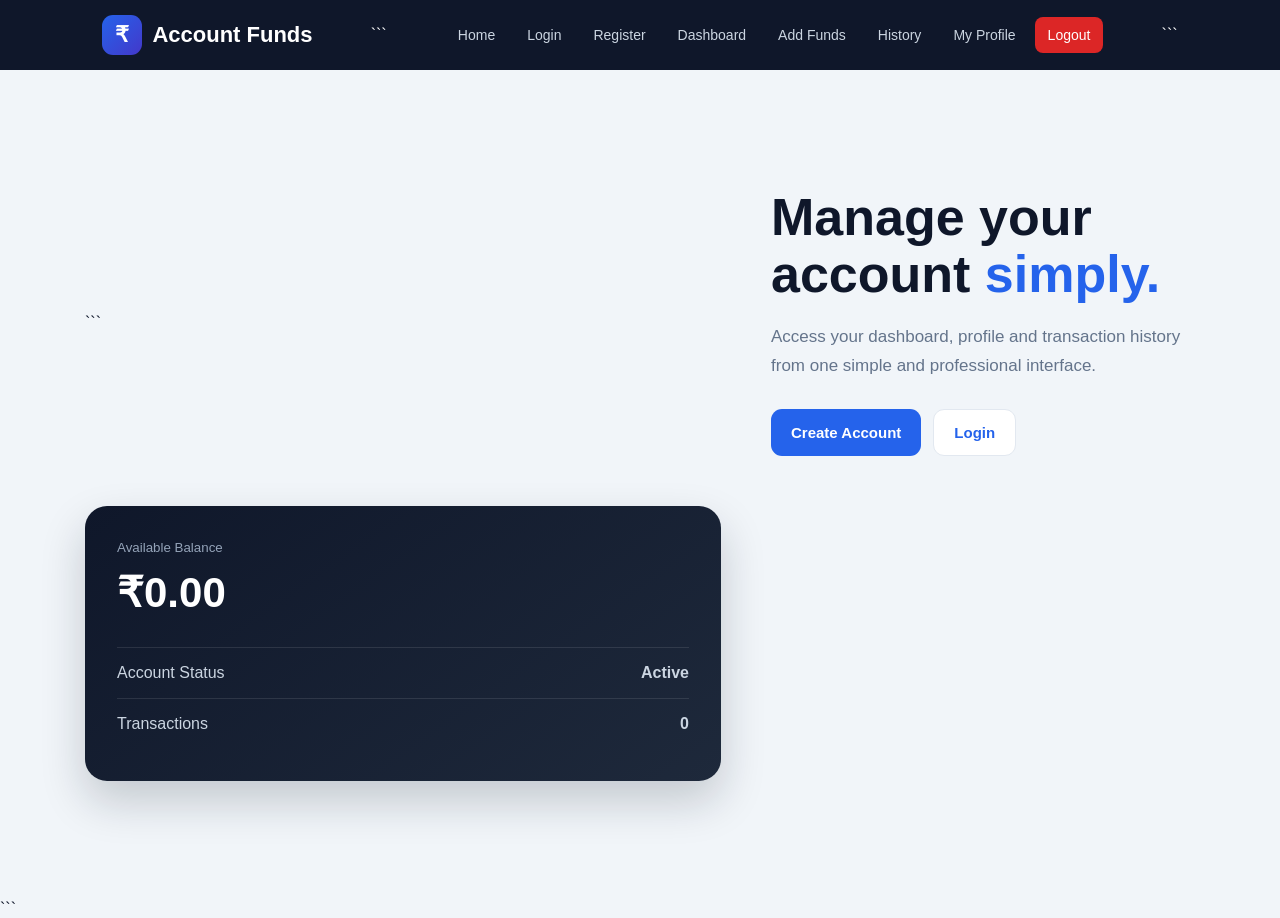
<file: index.html>
<!DOCTYPE html>

<html lang="en">
<head>
<meta charset="UTF-8">
<meta name="viewport" content="width=device-width, initial-scale=1.0">

<title>Account Funds</title>

<style>
:root {
    --primary: #2563eb;
    --primary-dark: #1d4ed8;
    --dark: #0f172a;
    --background: #f1f5f9;
    --white: #ffffff;
    --text: #0f172a;
    --muted: #64748b;
    --border: #e2e8f0;
    --success: #16a34a;
    --danger: #dc2626;
}

* {
    margin: 0;
    padding: 0;
    box-sizing: border-box;
    font-family: Arial, sans-serif;
}

body {
    background: var(--background);
    color: var(--text);
}

button,
input {
    font-family: inherit;
}

button {
    cursor: pointer;
}

/* NAVBAR */

.navbar {
    background: var(--dark);
    color: white;
    min-height: 70px;
    padding: 12px 8%;
    display: flex;
    align-items: center;
    justify-content: space-between;
    gap: 15px;
}

.brand {
    display: flex;
    align-items: center;
    gap: 10px;
    font-size: 22px;
    font-weight: 700;
}

.brand-icon {
    width: 40px;
    height: 40px;
    border-radius: 11px;
    background: linear-gradient(135deg, #2563eb, #4338ca);
    display: flex;
    align-items: center;
    justify-content: center;
}

.nav-links {
    display: flex;
    align-items: center;
    gap: 6px;
    flex-wrap: wrap;
}

.nav-links button {
    border: none;
    background: transparent;
    color: #cbd5e1;
    padding: 10px 13px;
    border-radius: 8px;
    font-size: 14px;
}

.nav-links button:hover {
    color: white;
    background: rgba(255,255,255,0.1);
}

.logout-button {
    background: var(--danger) !important;
    color: white !important;
}

/* PAGES */

.page {
    display: none;
    min-height: calc(100vh - 70px);
}

.page.active {
    display: block;
}

.container {
    max-width: 1150px;
    margin: auto;
    padding: 45px 20px;
}

/* BUTTONS */

.btn {
    border: none;
    border-radius: 11px;
    padding: 14px 20px;
    font-size: 15px;
    font-weight: 700;
}

.btn-primary {
    background: var(--primary);
    color: white;
}

.btn-primary:hover {
    background: var(--primary-dark);
}

.btn-secondary {
    background: white;
    color: var(--primary);
    border: 1px solid var(--border);
}

.full-button {
    width: 100%;
}

/* HOME */

.hero {
    min-height: calc(100vh - 70px);
    display: flex;
    align-items: center;
}

.hero-grid {
    display: grid;
    grid-template-columns: 1.2fr 0.8fr;
    gap: 50px;
    align-items: center;
}

.hero h1 {
    font-size: 52px;
    line-height: 1.1;
    margin-bottom: 20px;
}

.hero h1 span {
    color: var(--primary);
}

.hero p {
    color: var(--muted);
    line-height: 1.7;
    font-size: 17px;
}

.hero-buttons {
    margin-top: 28px;
    display: flex;
    gap: 12px;
    flex-wrap: wrap;
}

.hero-card {
    background: linear-gradient(145deg, #0f172a, #1e293b);
    color: white;
    padding: 32px;
    border-radius: 22px;
    box-shadow: 0 20px 45px rgba(15,23,42,0.2);
}

.hero-card small {
    color: #94a3b8;
}

.demo-balance {
    font-size: 42px;
    font-weight: 700;
    margin: 12px 0 30px;
}

.mini-row {
    display: flex;
    justify-content: space-between;
    padding: 16px 0;
    border-top: 1px solid rgba(255,255,255,0.1);
    color: #cbd5e1;
}

/* CARDS */

.auth-wrapper {
    max-width: 460px;
    margin: auto;
}

.card,
.auth-card,
.section-card {
    background: white;
    border: 1px solid var(--border);
    border-radius: 18px;
    padding: 28px;
    box-shadow: 0 10px 30px rgba(15,23,42,0.05);
}

.auth-card h2 {
    margin-bottom: 8px;
}

.auth-card > p {
    color: var(--muted);
    margin-bottom: 25px;
}

.form-group {
    margin-bottom: 17px;
}

.form-group label {
    display: block;
    margin-bottom: 8px;
    font-size: 14px;
    font-weight: 700;
}

.form-group input {
    width: 100%;
    padding: 14px;
    border: 1px solid var(--border);
    border-radius: 10px;
    outline: none;
    font-size: 15px;
}

.form-group input:focus {
    border-color: var(--primary);
}

.auth-switch {
    margin-top: 18px;
    text-align: center;
    color: var(--muted);
}

.text-button {
    border: none;
    background: none;
    color: var(--primary);
    font-weight: 700;
}

/* DASHBOARD */

.page-heading {
    margin-bottom: 28px;
}

.page-heading h1 {
    font-size: 31px;
    margin-bottom: 8px;
}

.page-heading p {
    color: var(--muted);
}

.balance-card {
    background: linear-gradient(135deg, #2563eb, #4338ca);
    color: white;
    border-radius: 20px;
    padding: 32px;
    margin-bottom: 25px;
}

.balance-value {
    font-size: 44px;
    font-weight: 700;
    margin-top: 10px;
}

.dashboard-grid {
    display: grid;
    grid-template-columns: repeat(3, 1fr);
    gap: 20px;
}

.action-card {
    background: white;
    padding: 25px;
    border: 1px solid var(--border);
    border-radius: 17px;
}

.action-icon {
    font-size: 32px;
    margin-bottom: 15px;
}

.action-card h3 {
    margin-bottom: 8px;
}

.action-card p {
    color: var(--muted);
    line-height: 1.6;
    margin-bottom: 18px;
}

/* PAYMENT */

.payment-layout {
    max-width: 650px;
    margin: auto;
}

.payment-banner {
    background: linear-gradient(135deg, #2563eb, #4338ca);
    color: white;
    padding: 24px;
    border-radius: 16px;
    margin-bottom: 24px;
}

.banner-amount {
    font-size: 42px;
    font-weight: 700;
    margin-top: 7px;
}

.payment-summary {
    padding: 20px;
    border: 1px solid var(--border);
    border-radius: 14px;
    background: #fafafa;
    margin-bottom: 20px;
}

.summary-row {
    display: flex;
    justify-content: space-between;
    padding: 13px 0;
    border-bottom: 1px solid var(--border);
}

.summary-row:last-child {
    border-bottom: none;
}

.summary-row span {
    color: var(--muted);
}

.amount {
    color: var(--success);
}

.payment-info {
    padding: 16px;
    background: #eff6ff;
    color: #1e40af;
    border-radius: 12px;
    line-height: 1.6;
    margin-bottom: 20px;
}

.back-btn {
    width: 100%;
    margin-top: 14px;
    padding: 14px;
    border: 1px solid var(--border);
    border-radius: 11px;
    background: white;
    color: var(--primary);
    font-weight: 700;
}

#paymentMessage {
    display: none;
    margin-top: 15px;
    padding: 14px;
    border-radius: 10px;
}

.message-error {
    display: block !important;
    background: #fee2e2;
    color: #991b1b;
}

/* TRANSACTIONS */

.section-card {
    margin-top: 25px;
}

.section-header {
    display: flex;
    justify-content: space-between;
    align-items: center;
    margin-bottom: 18px;
}

.transaction {
    display: flex;
    justify-content: space-between;
    align-items: center;
    padding: 17px 0;
    border-bottom: 1px solid var(--border);
}

.transaction-left {
    display: flex;
    align-items: center;
    gap: 12px;
}

.transaction-icon {
    width: 45px;
    height: 45px;
    border-radius: 12px;
    background: #eff6ff;
    display: flex;
    align-items: center;
    justify-content: center;
}

.transaction small {
    color: var(--muted);
}

.empty {
    text-align: center;
    color: var(--muted);
    padding: 35px;
}

/* PROFILE */

.profile-card {
    overflow: hidden;
    border-radius: 18px;
    background: white;
    border: 1px solid var(--border);
}

.profile-header {
    height: 150px;
    background: linear-gradient(135deg, #2563eb, #4338ca);
}

.profile-body {
    padding: 0 30px 30px;
}

.profile-user {
    display: flex;
    align-items: flex-end;
    gap: 18px;
    margin-top: -55px;
    margin-bottom: 30px;
}

.avatar {
    width: 110px;
    height: 110px;
    border-radius: 50%;
    border: 5px solid white;
    background: #e0e7ff;
    color: var(--primary);
    display: flex;
    align-items: center;
    justify-content: center;
    font-size: 40px;
    font-weight: 700;
}

.profile-user p {
    color: var(--muted);
}

.profile-grid {
    display: grid;
    grid-template-columns: 1fr 1fr;
    gap: 15px;
}

.info-box {
    padding: 18px;
    border: 1px solid var(--border);
    border-radius: 12px;
    background: #f8fafc;
}

.info-box small {
    display: block;
    color: var(--muted);
    margin-bottom: 7px;
}

/* MOBILE */

@media (max-width: 850px) {
    .hero-grid,
    .dashboard-grid {
        grid-template-columns: 1fr;
    }

    .hero h1 {
        font-size: 40px;
    }
}

@media (max-width: 650px) {
    .navbar {
        flex-direction: column;
        padding: 12px 15px;
    }

    .nav-links {
        justify-content: center;
    }

    .nav-links button {
        padding: 8px 9px;
        font-size: 12px;
    }

    .container {
        padding: 30px 15px;
    }

    .hero h1 {
        font-size: 33px;
    }

    .profile-user {
        flex-direction: column;
        align-items: center;
        text-align: center;
    }

    .profile-grid {
        grid-template-columns: 1fr;
    }
}
</style>

</head>

<body>

<nav class="navbar">
    <div class="brand">
        <div class="brand-icon">₹</div>
        Account Funds
    </div>

```
<div class="nav-links">
    <button onclick="showPage('home')">Home</button>
    <button id="loginNav" onclick="showPage('login')">Login</button>
    <button id="registerNav" onclick="showPage('register')">Register</button>
    <button class="user-nav" onclick="showPage('dashboard')">Dashboard</button>
    <button class="user-nav" onclick="showPage('payment')">Add Funds</button>
    <button class="user-nav" onclick="showPage('history')">History</button>
    <button class="user-nav" onclick="showPage('profile')">My Profile</button>
    <button class="user-nav logout-button" onclick="logout()">Logout</button>
</div>
```

</nav>

<!-- HOME -->

<section class="page active" id="home">
    <div class="container hero">
        <div class="hero-grid">

```
        <div>
            <h1>Manage your account <span>simply.</span></h1>

            <p>
                Access your dashboard, profile and transaction history
                from one simple and professional interface.
            </p>

            <div class="hero-buttons">
                <button class="btn btn-primary" onclick="showPage('register')">
                    Create Account
                </button>

                <button class="btn btn-secondary" onclick="showPage('login')">
                    Login
                </button>
            </div>
        </div>

        <div class="hero-card">
            <small>Available Balance</small>

            <div class="demo-balance" id="homeBalance">₹0.00</div>

            <div class="mini-row">
                <span>Account Status</span>
                <strong>Active</strong>
            </div>

            <div class="mini-row">
                <span>Transactions</span>
                <strong id="homeTransactionCount">0</strong>
            </div>
        </div>

    </div>
</div>
```

</section>

<!-- REGISTER -->

<section class="page" id="register">
    <div class="container">
        <div class="auth-wrapper">
            <div class="auth-card">

```
            <h2>Create Account</h2>
            <p>Create your Account Funds account.</p>

            <form onsubmit="registerUser(event)">

                <div class="form-group">
                    <label>Full Name</label>
                    <input type="text" id="registerName" required>
                </div>

                <div class="form-group">
                    <label>Email Address</label>
                    <input type="email" id="registerEmail" required>
                </div>

                <div class="form-group">
                    <label>Password</label>
                    <input type="password" id="registerPassword" required>
                </div>

                <button type="submit" class="btn btn-primary full-button">
                    Create Account
                </button>

            </form>

            <div class="auth-switch">
                Already have an account?
                <button class="text-button" onclick="showPage('login')">
                    Login
                </button>
            </div>

        </div>
    </div>
</div>
```

</section>

<!-- LOGIN -->

<section class="page" id="login">
    <div class="container">
        <div class="auth-wrapper">
            <div class="auth-card">

```
            <h2>Welcome Back</h2>
            <p>Login to access your dashboard.</p>

            <form onsubmit="loginUser(event)">

                <div class="form-group">
                    <label>Email Address</label>
                    <input type="email" id="loginEmail" required>
                </div>

                <div class="form-group">
                    <label>Password</label>
                    <input type="password" id="loginPassword" required>
                </div>

                <button type="submit" class="btn btn-primary full-button">
                    Login
                </button>

            </form>

        </div>
    </div>
</div>
```

</section>

<!-- DASHBOARD -->

<section class="page" id="dashboard">
    <div class="container">

```
    <div class="page-heading">
        <h1>
            Welcome, <span id="dashboardName">User</span> 👋
        </h1>
        <p>Manage your account from one place.</p>
    </div>

    <div class="balance-card">
        <small>Available Balance</small>
        <div class="balance-value" id="dashboardBalance">₹0.00</div>
    </div>

    <div class="dashboard-grid">

        <div class="action-card">
            <div class="action-icon">💳</div>
            <h3>Add Funds</h3>
            <p>Continue to the fixed ₹999 payment page.</p>
            <button class="btn btn-primary" onclick="showPage('payment')">
                Add Funds ₹999
            </button>
        </div>

        <div class="action-card">
            <div class="action-icon">📜</div>
            <h3>Transaction History</h3>
            <p>View transactions stored in this browser.</p>
            <button class="btn btn-primary" onclick="showPage('history')">
                View History
            </button>
        </div>

        <div class="action-card">
            <div class="action-icon">👤</div>
            <h3>My Profile</h3>
            <p>View your account information.</p>
            <button class="btn btn-primary" onclick="showPage('profile')">
                My Profile
            </button>
        </div>

    </div>

    <div class="section-card">
        <div class="section-header">
            <h2>Recent Transactions</h2>

            <button class="text-button" onclick="showPage('history')">
                View All
            </button>
        </div>

        <div id="recentTransactions"></div>
    </div>

</div>
```

</section>

<!-- PAYMENT -->

<section class="page" id="payment">
    <div class="container">
        <div class="payment-layout">

```
        <div class="page-heading">
            <h1>Add Funds</h1>
            <p>Complete the ₹999 payment using your preferred UPI app.</p>
        </div>

        <div class="card">

            <div class="payment-banner">
                <small>Payment Amount</small>
                <div class="banner-amount">₹999</div>
            </div>

            <form onsubmit="payNow(event)">

                <div class="form-group">
                    <label>Amount (₹)</label>
                    <input
                        type="number"
                        id="paymentAmount"
                        value="999"
                        readonly
                    >
                </div>

                <div class="payment-summary">

                    <div class="summary-row">
                        <span>Payment Amount</span>
                        <strong class="amount">₹999</strong>
                    </div>

                    <div class="summary-row">
                        <span>Payment Method</span>
                        <strong>UPI</strong>
                    </div>

                    <div class="summary-row">
                        <span>Status</span>
                        <strong>Ready for Payment</strong>
                    </div>

                </div>

                <div class="payment-info">
                    The amount is fixed at <strong>₹999</strong>.
                    Your device will attempt to open a compatible UPI
                    application with the payment amount pre-filled.
                </div>

                <button type="submit" class="btn btn-primary full-button">
                    Open UPI App & Pay ₹999
                </button>

                <button
                    type="button"
                    class="back-btn"
                    onclick="showPage('dashboard')"
                >
                    ← Back to Dashboard
                </button>

                <div id="paymentMessage"></div>

            </form>

        </div>

    </div>
</div>
```

</section>

<!-- HISTORY -->

<section class="page" id="history">
    <div class="container">

```
    <div class="page-heading">
        <h1>Transaction History</h1>
        <p>Transactions saved in this browser.</p>
    </div>

    <div class="section-card">
        <div id="transactionList"></div>
    </div>

</div>
```

</section>

<!-- PROFILE -->

<section class="page" id="profile">
    <div class="container">

```
    <div class="profile-card">

        <div class="profile-header"></div>

        <div class="profile-body">

            <div class="profile-user">

                <div class="avatar" id="profileAvatar">
                    U
                </div>

                <div>
                    <h2 id="profileName">User</h2>
                    <p id="profileEmail">user@example.com</p>
                </div>

            </div>

            <div class="profile-grid">

                <div class="info-box">
                    <small>Full Name</small>
                    <strong id="profileNameBox">User</strong>
                </div>

                <div class="info-box">
                    <small>Email Address</small>
                    <strong id="profileEmailBox">
                        user@example.com
                    </strong>
                </div>

                <div class="info-box">
                    <small>Account Status</small>
                    <strong>Active</strong>
                </div>

                <div class="info-box">
                    <small>Account Balance</small>
                    <strong id="profileBalance">₹0.00</strong>
                </div>

            </div>

        </div>
    </div>
</div>
```

</section>

<script>

/* =========================================
   CONFIGURATION
   ========================================= */

/*
   Replace this with your actual UPI ID.
*/

const UPI_ID = "YOUR_UPI_ID@bank";

const UPI_NAME = "Account Funds";

const FIXED_AMOUNT = 999;


/* =========================================
   STORAGE
   ========================================= */

let currentUser =
    JSON.parse(localStorage.getItem("accountFundsUser")) || null;

let balance =
    Number(localStorage.getItem("accountFundsBalance")) || 0;

let transactions =
    JSON.parse(
        localStorage.getItem("accountFundsTransactions")
    ) || [];


/* =========================================
   NAVIGATION
   ========================================= */

function showPage(pageId) {

    document.querySelectorAll(".page").forEach(function(page) {
        page.classList.remove("active");
    });

    const page =
        document.getElementById(pageId);

    if (page) {
        page.classList.add("active");
    }

    if (
        ["dashboard", "payment", "history", "profile"]
        .includes(pageId) &&
        !currentUser
    ) {
        showPage("login");
        return;
    }

    updateUI();

    window.scrollTo({
        top: 0,
        behavior: "smooth"
    });
}


/* =========================================
   REGISTER
   ========================================= */

function registerUser(event) {

    even
</file>
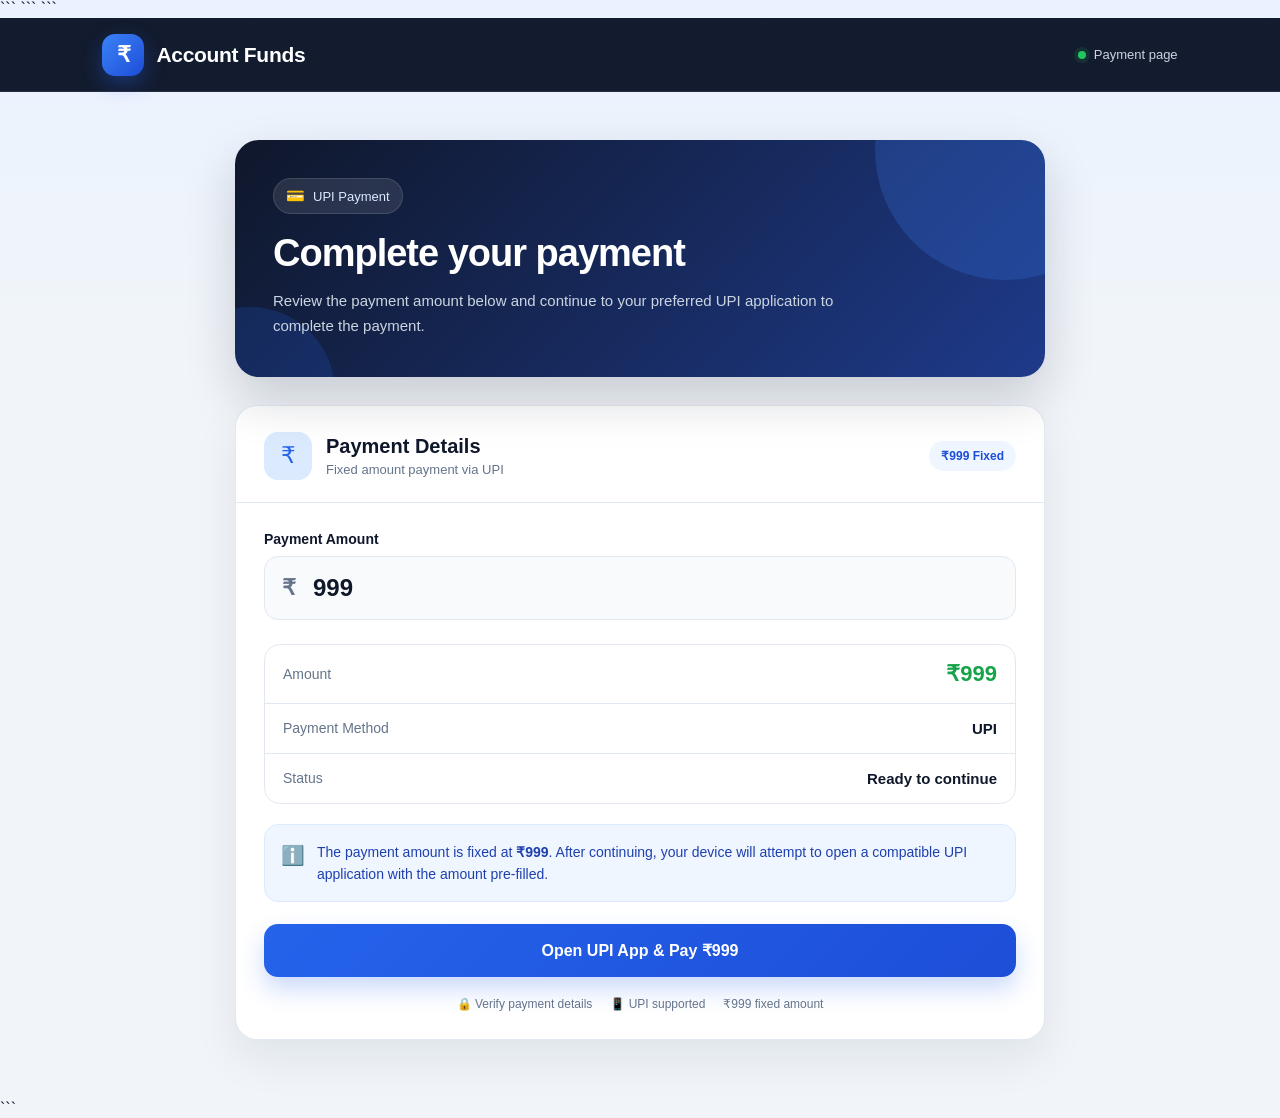
<file: app.html>
<!DOCTYPE html>

<html lang="en">

<head>
    <meta charset="UTF-8">

```
<meta
    name="viewport"
    content="width=device-width, initial-scale=1.0"
>

<title>Account Funds | Secure Payment</title>

<style>

    :root {
        --primary: #2563eb;
        --primary-dark: #1d4ed8;
        --primary-light: #dbeafe;
        --dark: #0f172a;
        --dark-soft: #1e293b;
        --background: #f1f5f9;
        --white: #ffffff;
        --text: #0f172a;
        --muted: #64748b;
        --border: #e2e8f0;
        --success: #16a34a;
        --success-light: #dcfce7;
        --danger: #dc2626;
    }

    * {
        margin: 0;
        padding: 0;
        box-sizing: border-box;
        font-family: Arial, sans-serif;
    }

    body {
        background:
            linear-gradient(
                180deg,
                #eaf2ff 0,
                var(--background) 360px
            );
        color: var(--text);
        min-height: 100vh;
    }

    /* ================= NAVBAR ================= */

    .navbar {
        width: 100%;
        min-height: 74px;
        padding: 0 8%;
        background: rgba(15, 23, 42, 0.98);
        color: white;

        display: flex;
        align-items: center;
        justify-content: space-between;

        border-bottom: 1px solid
            rgba(255, 255, 255, 0.08);
    }

    .brand {
        display: flex;
        align-items: center;
        gap: 12px;

        font-size: 21px;
        font-weight: 700;
        letter-spacing: -0.3px;
    }

    .brand-icon {
        width: 42px;
        height: 42px;

        border-radius: 13px;

        background:
            linear-gradient(
                135deg,
                #3b82f6,
                #1d4ed8
            );

        display: flex;
        align-items: center;
        justify-content: center;

        font-size: 22px;
        font-weight: 800;

        box-shadow:
            0 8px 20px
            rgba(37, 99, 235, 0.35);
    }

    .nav-status {
        display: flex;
        align-items: center;
        gap: 8px;

        font-size: 13px;
        color: #cbd5e1;
    }

    .status-dot {
        width: 8px;
        height: 8px;

        border-radius: 50%;

        background: #22c55e;

        box-shadow:
            0 0 0 4px
            rgba(34, 197, 94, 0.12);
    }

    /* ================= MAIN ================= */

    .container {
        width: 100%;
        max-width: 850px;

        margin: 0 auto;

        padding:
            48px 20px
            60px;
    }

    /* ================= HERO ================= */

    .hero-banner {
        position: relative;

        overflow: hidden;

        padding: 38px;

        border-radius: 24px;

        background:
            linear-gradient(
                135deg,
                #0f172a,
                #1e3a8a
            );

        color: white;

        box-shadow:
            0 22px 50px
            rgba(15, 23, 42, 0.18);

        margin-bottom: 28px;
    }

    .hero-banner::before {
        content: "";

        position: absolute;

        width: 260px;
        height: 260px;

        border-radius: 50%;

        right: -90px;
        top: -120px;

        background:
            rgba(59, 130, 246, 0.22);
    }

    .hero-banner::after {
        content: "";

        position: absolute;

        width: 170px;
        height: 170px;

        border-radius: 50%;

        left: -70px;
        bottom: -100px;

        background:
            rgba(37, 99, 235, 0.18);
    }

    .hero-content {
        position: relative;
        z-index: 1;
    }

    .badge {
        display: inline-flex;
        align-items: center;
        gap: 8px;

        padding:
            8px 12px;

        border-radius: 999px;

        background:
            rgba(255, 255, 255, 0.1);

        border:
            1px solid
            rgba(255, 255, 255, 0.12);

        color: #dbeafe;

        font-size: 13px;

        margin-bottom: 18px;
    }

    .badge-icon {
        font-size: 15px;
    }

    .hero-banner h1 {
        font-size: 38px;
        line-height: 1.15;

        margin-bottom: 12px;

        letter-spacing: -1px;
    }

    .hero-banner p {
        max-width: 580px;

        color: #cbd5e1;

        font-size: 15px;

        line-height: 1.7;
    }

    /* ================= PAYMENT CARD ================= */

    .payment-card {
        background: var(--white);

        border:
            1px solid
            rgba(226, 232, 240, 0.95);

        border-radius: 22px;

        overflow: hidden;

        box-shadow:
            0 18px 45px
            rgba(15, 23, 42, 0.08);
    }

    .card-top {
        padding:
            26px 28px
            22px;

        border-bottom:
            1px solid
            var(--border);

        display: flex;
        justify-content: space-between;
        align-items: center;
        gap: 20px;
    }

    .card-title {
        display: flex;
        align-items: center;
        gap: 14px;
    }

    .card-icon {
        width: 48px;
        height: 48px;

        border-radius: 14px;

        background:
            var(--primary-light);

        color:
            var(--primary);

        display: flex;
        align-items: center;
        justify-content: center;

        font-size: 23px;
    }

    .card-title h2 {
        font-size: 20px;
        margin-bottom: 4px;
    }

    .card-title p {
        font-size: 13px;
        color: var(--muted);
    }

    .fixed-badge {
        padding:
            8px 12px;

        border-radius: 999px;

        background:
            #eff6ff;

        color:
            #1d4ed8;

        font-size: 12px;
        font-weight: 700;
    }

    .card-body {
        padding: 28px;
    }

    /* ================= AMOUNT ================= */

    .form-group {
        margin-bottom: 24px;
    }

    .form-group label {
        display: block;

        margin-bottom: 9px;

        font-size: 14px;
        font-weight: 700;
    }

    .amount-box {
        position: relative;
    }

    .currency-symbol {
        position: absolute;

        left: 18px;
        top: 50%;

        transform:
            translateY(-50%);

        font-size: 22px;
        font-weight: 700;

        color: var(--muted);
    }

    #paymentAmount {
        width: 100%;

        padding:
            17px 18px
            17px 48px;

        border:
            1px solid
            var(--border);

        border-radius: 14px;

        background:
            #f8fafc;

        font-size: 24px;
        font-weight: 800;

        color:
            var(--text);

        outline: none;
    }

    /* ================= SUMMARY ================= */

    .payment-summary {
        border:
            1px solid
            var(--border);

        border-radius: 16px;

        overflow: hidden;

        margin-bottom: 20px;
    }

    .summary-row {
        display: flex;
        justify-content: space-between;
        align-items: center;

        padding:
            16px 18px;

        border-bottom:
            1px solid
            var(--border);
    }

    .summary-row:last-child {
        border-bottom: none;
    }

    .summary-row span {
        color:
            var(--muted);

        font-size: 14px;
    }

    .summary-row strong {
        font-size: 15px;
    }

    .amount {
        color:
            var(--success);

        font-size: 22px !important;
    }

    /* ================= INFO ================= */

    .payment-info {
        display: flex;
        align-items: flex-start;
        gap: 12px;

        padding: 16px;

        border-radius: 14px;

        background:
            #eff6ff;

        border:
            1px solid
            #dbeafe;

        color:
            #1e40af;

        font-size: 14px;

        line-height: 1.6;

        margin-bottom: 22px;
    }

    .info-icon {
        font-size: 19px;
    }

    /* ================= BUTTON ================= */

    .btn {
        width: 100%;

        border: none;

        border-radius: 14px;

        padding:
            17px 20px;

        cursor: pointer;

        font-size: 16px;
        font-weight: 700;

        color: white;

        background:
            linear-gradient(
                135deg,
                #2563eb,
                #1d4ed8
            );

        box-shadow:
            0 12px 24px
            rgba(37, 99, 235, 0.24);

        transition:
            transform 0.2s ease,
            box-shadow 0.2s ease;
    }

    .btn:hover {
        transform:
            translateY(-1px);

        box-shadow:
            0 16px 28px
            rgba(37, 99, 235, 0.3);
    }

    .btn:active {
        transform:
            translateY(0);
    }

    /* ================= FOOTER INFO ================= */

    .payment-footer {
        margin-top: 20px;

        display: flex;
        justify-content: center;
        align-items: center;
        gap: 18px;

        flex-wrap: wrap;

        color:
            var(--muted);

        font-size: 12px;
    }

    .footer-item {
        display: flex;
        align-items: center;
        gap: 6px;
    }

    /* ================= MESSAGE ================= */

    #message {
        display: none;

        margin-top: 18px;

        padding: 15px;

        border-radius: 12px;

        font-size: 14px;

        line-height: 1.5;
    }

    .message-success {
        background:
            var(--success-light);

        color:
            #166534;

        border:
            1px solid
            #bbf7d0;
    }

    .message-error {
        background:
            #fee2e2;

        color:
            #991b1b;

        border:
            1px solid
            #fecaca;
    }

    /* ================= MOBILE ================= */

    @media (max-width: 650px) {

        .navbar {
            padding:
                14px 20px;
        }

        .nav-status {
            display: none;
        }

        .container {
            padding:
                28px 15px
                45px;
        }

        .hero-banner {
            padding: 28px 22px;
            border-radius: 20px;
        }

        .hero-banner h1 {
            font-size: 30px;
        }

        .card-top {
            padding:
                20px;
        }

        .card-body {
            padding:
                20px;
        }

        .fixed-badge {
            display: none;
        }

        .payment-footer {
            gap: 12px;
        }

    }

</style>
```

</head>

<body>

```
<!-- ================= NAVBAR ================= -->

<nav class="navbar">

    <div class="brand">

        <div class="brand-icon">
            ₹
        </div>

        <span>
            Account Funds
        </span>

    </div>


    <div class="nav-status">

        <span class="status-dot"></span>

        Payment page

    </div>

</nav>


<!-- ================= MAIN ================= -->

<main class="container">


    <!-- ================= BANNER ================= -->

    <section class="hero-banner">

        <div class="hero-content">

            <div class="badge">

                <span class="badge-icon">
                    💳
                </span>

                UPI Payment

            </div>


            <h1>
                Complete your payment
            </h1>


            <p>
                Review the payment amount below and continue to your preferred UPI application to complete the payment.
            </p>

        </div>

    </section>


    <!-- ================= PAYMENT CARD ================= -->

    <section class="payment-card">


        <div class="card-top">

            <div class="card-title">

                <div class="card-icon">
                    ₹
                </div>


                <div>

                    <h2>
                        Payment Details
                    </h2>

                    <p>
                        Fixed amount payment via UPI
                    </p>

                </div>

            </div>


            <div class="fixed-badge">
                ₹999 Fixed
            </div>

        </div>


        <div class="card-body">


            <form id="paymentForm">


                <!-- AMOUNT -->

                <div class="form-group">

                    <label for="paymentAmount">
                        Payment Amount
                    </label>


                    <div class="amount-box">

                        <span class="currency-symbol">
                            ₹
                        </span>


                        <input
                            type="text"
                            id="paymentAmount"
                            value="999"
                            readonly
                            aria-label="Fixed payment amount"
                        >

                    </div>

                </div>


                <!-- SUMMARY -->

                <div class="payment-summary">


                    <div class="summary-row">

                        <span>
                            Amount
                        </span>

                        <strong class="amount">
                            ₹999
                        </strong>

                    </div>


                    <div class="summary-row">

                        <span>
                            Payment Method
                        </span>

                        <strong>
                            UPI
                        </strong>

                    </div>


                    <div class="summary-row">

                        <span>
                            Status
                        </span>

                        <strong>
                            Ready to continue
                        </strong>

                    </div>


                </div>


                <!-- INFO -->

                <div class="payment-info">

                    <div class="info-icon">
                        ℹ️
                    </div>


                    <div>

                        The payment amount is fixed at <strong>₹999</strong>.
                        After continuing, your device will attempt to open a compatible UPI application with the amount pre-filled.

                    </div>

                </div>


                <!-- PAY BUTTON -->

                <button
                    type="submit"
                    class="btn"
                >
                    Open UPI App & Pay ₹999
                </button>


                <!-- FOOTER -->

                <div class="payment-footer">

                    <div class="footer-item">
                        🔒 Verify payment details
                    </div>

                    <div class="footer-item">
                        📱 UPI supported
                    </div>

                    <div class="footer-item">
                        ₹999 fixed amount
                    </div>

                </div>


                <!-- MESSAGE -->

                <div id="message"></div>


            </form>

        </div>

    </section>


</main>


<!-- ================= JAVASCRIPT ================= -->

<script>

    /*
     * ==========================================
     * PAYMENT CONFIGURATION
     * ==========================================
     */

    const UPI_ID = "deewuuu01@ptyes";

    const UPI_NAME = "Account Funds";

    const FIXED_AMOUNT = "999";


    /*
     * ==========================================
     * PAYMENT FORM
     * ==========================================
     */

    document
        .getElementById("paymentForm")
        .addEventListener(
            "submit",
            function (event) {

                event.preventDefault();


                /*
                 * Check UPI ID
                 */

                if (
                    !UPI_ID ||
                    UPI_ID.trim() === ""
                ) {

                    showMessage(
                        "UPI ID is not configured. Please update the UPI_ID value in app.html.",
                        "error"
                    );

                    return;

                }


                /*
                 * Create UPI payment URL
                 */

                const upiUrl =
                    "upi://pay" +
                    "?pa=" +
                    encodeURIComponent(UPI_ID) +
                    "&pn=" +
                    encodeURIComponent(UPI_NAME) +
                    "&am=" +
                    encodeURIComponent(FIXED_AMOUNT) +
                    "&cu=INR";


                /*
                 * Show message
                 */

                showMessage(
                    "Opening your UPI application with ₹999...",
                    "success"
                );


                /*
                 * Open UPI app
                 */

                setTimeout(
                    function () {

                        window.location.href =
                            upiUrl;

                    },
                    250
                );

            }
        );


    /*
     * ==========================================
     * MESSAGE FUNCTION
     * ==========================================
     */

    function showMessage(
        text,
        type
    ) {

        const message =
            document.getElementById(
                "message"
            );


        message.textContent =
            text;


        message.className =
            type === "success"
                ? "message-success"
                : "message-error";


        message.style.display =
            "block";

    }

</script>
```

</body>

</html>
</file>
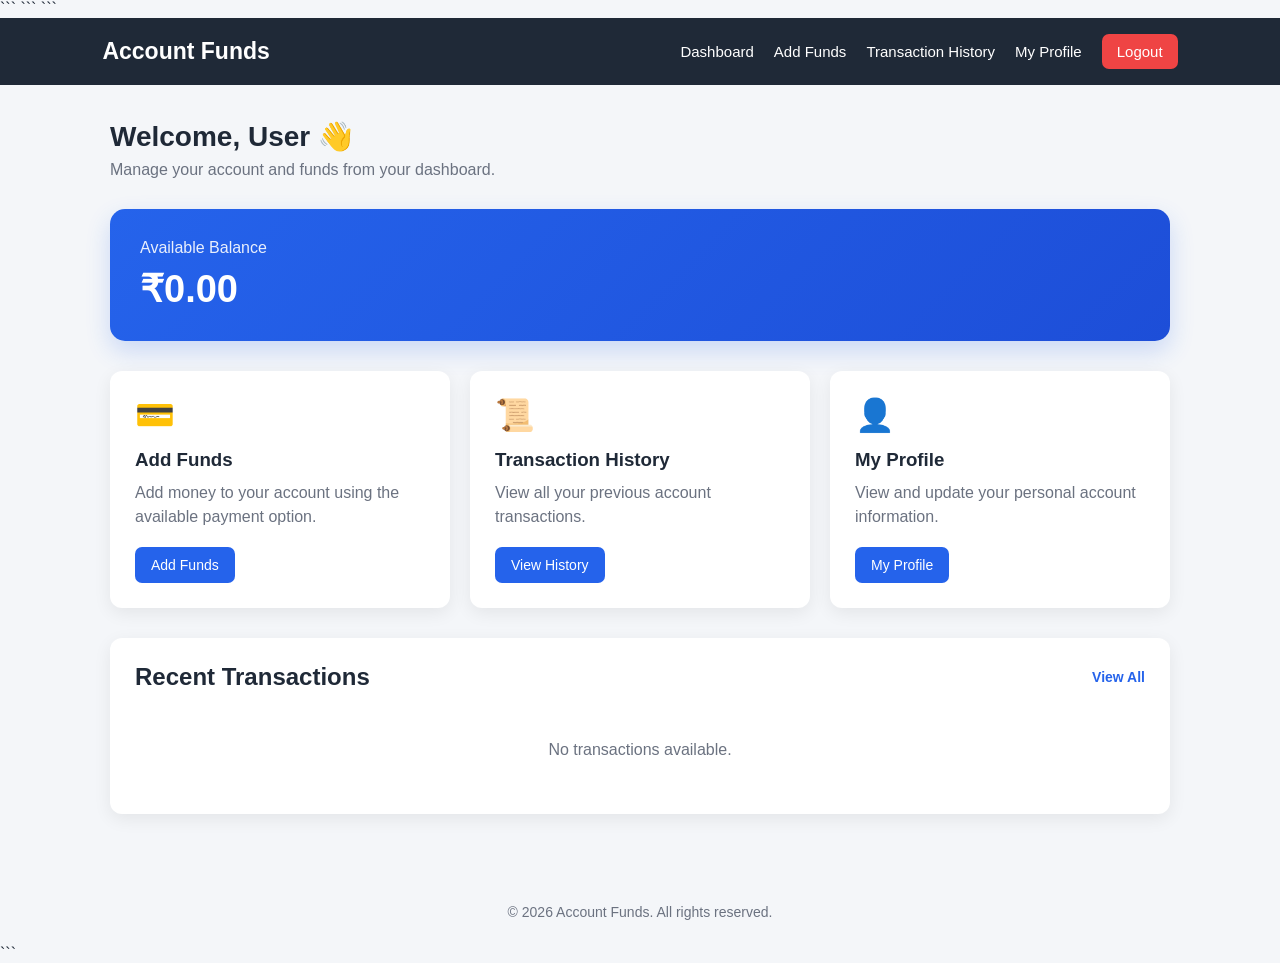
<file: dashboard.html>
<!DOCTYPE html>

<html lang="en">
<head>
    <meta charset="UTF-8">
    <meta name="viewport" content="width=device-width, initial-scale=1.0">

```
<title>Dashboard - Account Funds</title>

<style>

    * {
        margin: 0;
        padding: 0;
        box-sizing: border-box;
        font-family: Arial, sans-serif;
    }

    body {
        background: #f4f6f9;
        color: #1f2937;
    }


    /* =========================
       NAVBAR
    ========================= */

    .navbar {
        background: #1f2937;
        color: white;
        padding: 16px 8%;
        display: flex;
        align-items: center;
        justify-content: space-between;
    }

    .logo {
        font-size: 23px;
        font-weight: bold;
    }

    .nav-links {
        display: flex;
        gap: 20px;
        align-items: center;
    }

    .nav-links a {
        color: white;
        text-decoration: none;
        font-size: 15px;
    }

    .nav-links a:hover {
        opacity: 0.8;
    }

    .logout-btn {
        background: #ef4444;
        padding: 9px 15px;
        border-radius: 7px;
    }


    /* =========================
       MAIN CONTAINER
    ========================= */

    .container {
        max-width: 1100px;
        margin: auto;
        padding: 35px 20px;
    }

    .welcome {
        margin-bottom: 30px;
    }

    .welcome h1 {
        font-size: 28px;
        margin-bottom: 8px;
    }

    .welcome p {
        color: #6b7280;
    }


    /* =========================
       BALANCE CARD
    ========================= */

    .balance-card {
        background: linear-gradient(135deg, #2563eb, #1d4ed8);
        color: white;
        padding: 30px;
        border-radius: 15px;
        margin-bottom: 30px;
        box-shadow: 0 10px 25px rgba(37, 99, 235, 0.2);
    }

    .balance-card p {
        opacity: 0.9;
        margin-bottom: 10px;
    }

    .balance {
        font-size: 38px;
        font-weight: bold;
    }


    /* =========================
       DASHBOARD GRID
    ========================= */

    .dashboard-grid {
        display: grid;
        grid-template-columns: repeat(3, 1fr);
        gap: 20px;
    }

    .card {
        background: white;
        padding: 25px;
        border-radius: 12px;
        box-shadow: 0 5px 18px rgba(0, 0, 0, 0.07);
        transition: 0.3s;
    }

    .card:hover {
        transform: translateY(-5px);
    }

    .card-icon {
        font-size: 32px;
        margin-bottom: 15px;
    }

    .card h3 {
        margin-bottom: 10px;
    }

    .card p {
        color: #6b7280;
        line-height: 1.5;
        margin-bottom: 18px;
    }

    .card a {
        display: inline-block;
        background: #2563eb;
        color: white;
        padding: 10px 16px;
        border-radius: 7px;
        text-decoration: none;
        font-size: 14px;
    }

    .card a:hover {
        background: #1d4ed8;
    }


    /* =========================
       RECENT TRANSACTIONS
    ========================= */

    .transactions {
        background: white;
        margin-top: 30px;
        padding: 25px;
        border-radius: 12px;
        box-shadow: 0 5px 18px rgba(0, 0, 0, 0.07);
    }

    .transactions-header {
        display: flex;
        justify-content: space-between;
        align-items: center;
        margin-bottom: 20px;
    }

    .transactions-header a {
        text-decoration: none;
        color: #2563eb;
        font-size: 14px;
        font-weight: bold;
    }

    .transaction-item {
        display: flex;
        justify-content: space-between;
        align-items: center;
        padding: 15px 0;
        border-bottom: 1px solid #e5e7eb;
    }

    .transaction-item:last-child {
        border-bottom: none;
    }

    .transaction-left {
        display: flex;
        align-items: center;
        gap: 12px;
    }

    .transaction-icon {
        width: 42px;
        height: 42px;
        border-radius: 50%;
        background: #eff6ff;
        display: flex;
        align-items: center;
        justify-content: center;
    }

    .transaction-title {
        font-weight: bold;
        margin-bottom: 5px;
    }

    .transaction-date {
        color: #6b7280;
        font-size: 13px;
    }

    .amount {
        font-weight: bold;
        color: #16a34a;
    }

    .empty-message {
        text-align: center;
        padding: 30px;
        color: #6b7280;
    }


    /* =========================
       FOOTER
    ========================= */

    footer {
        text-align: center;
        padding: 25px;
        margin-top: 30px;
        color: #6b7280;
        font-size: 14px;
    }


    /* =========================
       MOBILE RESPONSIVE
    ========================= */

    @media (max-width: 850px) {

        .dashboard-grid {
            grid-template-columns: 1fr;
        }

    }


    @media (max-width: 650px) {

        .navbar {
            flex-direction: column;
            gap: 15px;
            padding: 18px;
        }

        .nav-links {
            flex-wrap: wrap;
            justify-content: center;
            gap: 12px;
        }

        .container {
            padding: 25px 15px;
        }

        .welcome h1 {
            font-size: 24px;
        }

        .balance {
            font-size: 32px;
        }

        .transaction-item {
            align-items: flex-start;
            gap: 15px;
        }

    }

</style>
```

</head>

<body>

```
<!-- =========================
     NAVBAR
========================== -->

<nav class="navbar">

    <div class="logo">
        Account Funds
    </div>


    <div class="nav-links">

        <a href="dashboard.html">
            Dashboard
        </a>

        <a href="payment.html">
            Add Funds
        </a>

        <a href="history.html">
            Transaction History
        </a>

        <a href="profile.html">
            My Profile
        </a>

        <a
            href="index.html"
            class="logout-btn"
            onclick="logout()"
        >
            Logout
        </a>

    </div>

</nav>



<!-- =========================
     MAIN DASHBOARD
========================== -->

<div class="container">


    <!-- Welcome -->

    <div class="welcome">

        <h1>
            Welcome,
            <span id="userName">
                User
            </span>
            👋
        </h1>

        <p>
            Manage your account and funds from your dashboard.
        </p>

    </div>



    <!-- Balance -->

    <div class="balance-card">

        <p>
            Available Balance
        </p>

        <div
            class="balance"
            id="balance"
        >
            ₹0.00
        </div>

    </div>



    <!-- Dashboard Cards -->

    <div class="dashboard-grid">


        <!-- Add Funds -->

        <div class="card">

            <div class="card-icon">
                💳
            </div>

            <h3>
                Add Funds
            </h3>

            <p>
                Add money to your account using the available payment option.
            </p>

            <a href="payment.html">
                Add Funds
            </a>

        </div>



        <!-- Transaction History -->

        <div class="card">

            <div class="card-icon">
                📜
            </div>

            <h3>
                Transaction History
            </h3>

            <p>
                View all your previous account transactions.
            </p>

            <a href="history.html">
                View History
            </a>

        </div>



        <!-- Profile -->

        <div class="card">

            <div class="card-icon">
                👤
            </div>

            <h3>
                My Profile
            </h3>

            <p>
                View and update your personal account information.
            </p>

            <a href="profile.html">
                My Profile
            </a>

        </div>


    </div>



    <!-- =========================
         RECENT TRANSACTIONS
    ========================== -->

    <div class="transactions">


        <div class="transactions-header">

            <h2>
                Recent Transactions
            </h2>


            <a href="history.html">
                View All
            </a>


        </div>


        <div id="transactionList">

            <div class="empty-message">

                No transactions available.

            </div>

        </div>


    </div>


</div>



<!-- Footer -->

<footer>

    © 2026 Account Funds.
    All rights reserved.

</footer>



<!-- =========================
     JAVASCRIPT
========================== -->

<script>


    /* =========================
       LOAD USER NAME
    ========================== */

    let userName =
        localStorage.getItem("userName")
        || "User";


    document
        .getElementById("userName")
        .textContent =
        userName;



    /* =========================
       LOAD BALANCE
    ========================== */

    let balance =
        localStorage.getItem("balance")
        || "0";


    document
        .getElementById("balance")
        .textContent =
        "₹" +
        parseFloat(balance)
        .toFixed(2);



    /* =========================
       LOAD TRANSACTIONS
    ========================== */

    let transactions =
        JSON.parse(
            localStorage.getItem(
                "transactions"
            )
        )
        || [];


    let transactionList =
        document.getElementById(
            "transactionList"
        );


    if (
        transactions.length > 0
    ) {

        transactionList.innerHTML =
            "";


        let recentTransactions =
            transactions
            .slice(0, 5);


        recentTransactions.forEach(
            function(transaction) {


                let transactionItem =
                    document.createElement(
                        "div"
                    );


                transactionItem.className =
                    "transaction-item";


                transactionItem.innerHTML =
                    `

                    <div class="transaction-left">

                        <div
                            class="transaction-icon"
                        >
                            💰
                        </div>


                        <div>

                            <div
                                class="transaction-title"
                            >
                                ${transaction.title || "Transaction"}
                            </div>


                            <div
                                class="transaction-date"
                            >
                                ${transaction.date || ""}
                            </div>

                        </div>

                    </div>


                    <div
                        class="amount"
                    >
                        + ₹${parseFloat(
                            transaction.amount || 0
                        ).toFixed(2)}
                    </div>

                    `;


                transactionList.appendChild(
                    transactionItem
                );


            }
        );


    }



    /* =========================
       LOGOUT
    ========================== */

    function logout() {


        /*
        Only login session is removed.

        Profile, balance and transactions
        remain saved in localStorage.
        */


        localStorage.removeItem(
            "isLoggedIn"
        );


    }


</script>
```

</body>

</html>
</file>
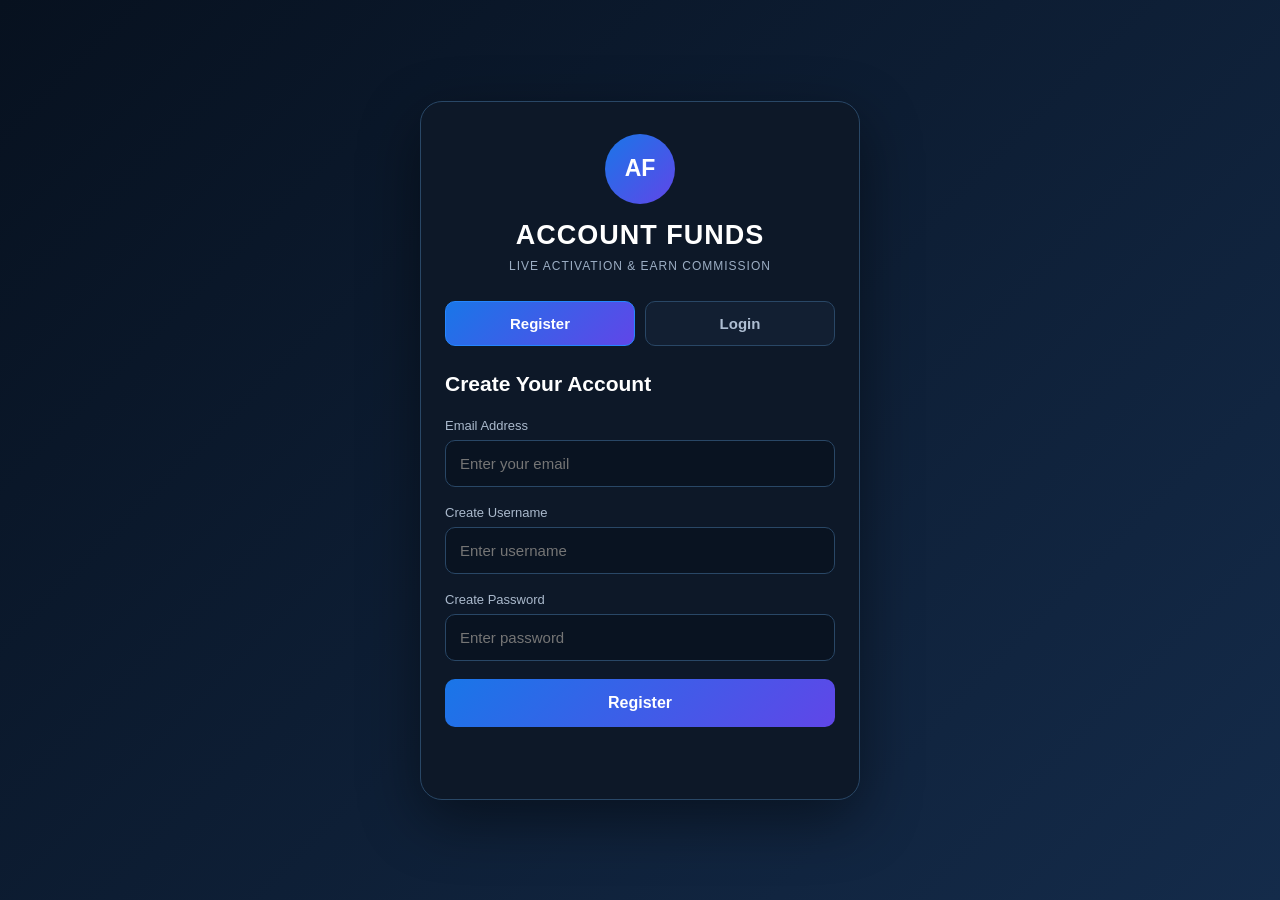
<file: home.html>
<!DOCTYPE html>
<html lang="en">
<head>
  <meta charset="UTF-8">

  <meta name="viewport" content="width=device-width, initial-scale=1.0">

  <title>Account Funds</title>

  <style>

    * {
      margin: 0;
      padding: 0;
      box-sizing: border-box;
    }

    body {
      min-height: 100vh;
      font-family: Arial, Helvetica, sans-serif;
      background: linear-gradient(135deg, #07111f, #142b4a);
      color: white;
    }

    .background {
      min-height: 100vh;
      display: flex;
      justify-content: center;
      align-items: center;
      padding: 20px;
    }

    .card {
      width: 100%;
      max-width: 440px;
      padding: 32px 24px;
      background: #0d1828;
      border: 1px solid #294766;
      border-radius: 22px;
      box-shadow: 0 20px 60px rgba(0, 0, 0, 0.45);
    }

    .logo-section {
      text-align: center;
      margin-bottom: 28px;
    }

    .logo-circle {
      width: 70px;
      height: 70px;
      margin: 0 auto 16px;
      border-radius: 50%;

      display: flex;
      justify-content: center;
      align-items: center;

      background: linear-gradient(135deg, #1976e8, #6046e8);

      font-size: 23px;
      font-weight: bold;
    }

    h1 {
      font-size: 27px;
      letter-spacing: 1px;
      margin-bottom: 8px;
    }

    .subtitle {
      color: #9caec4;
      font-size: 12px;
      letter-spacing: 1px;
    }

    .top-buttons {
      display: flex;
      gap: 10px;
      margin-bottom: 26px;
    }

    .nav-btn {
      width: 50%;
      padding: 13px;
      border-radius: 10px;

      border: 1px solid #294766;
      background: #121f32;
      color: #aebed2;

      font-size: 15px;
      font-weight: bold;
      cursor: pointer;
    }

    .nav-btn.active {
      background: linear-gradient(135deg, #1976e8, #6046e8);
      color: white;
      border-color: #2586ff;
    }

    .hidden {
      display: none;
    }

    h2 {
      margin-bottom: 22px;
      font-size: 21px;
    }

    label {
      display: block;
      margin-bottom: 7px;
      color: #aab9cc;
      font-size: 13px;
    }

    input {
      width: 100%;
      padding: 14px;
      margin-bottom: 18px;

      border-radius: 10px;
      border: 1px solid #294766;

      background: #091321;
      color: white;
      outline: none;
      font-size: 15px;
    }

    input:focus {
      border-color: #2586ff;
    }

    .main-btn {
      width: 100%;
      padding: 15px;

      border: none;
      border-radius: 10px;

      background: linear-gradient(135deg, #1976e8, #6046e8);

      color: white;
      font-size: 16px;
      font-weight: bold;
      cursor: pointer;
    }

    #message {
      min-height: 22px;
      margin-top: 18px;
      text-align: center;
      font-size: 14px;
    }

    @media (max-width: 480px) {
      .background {
        padding: 14px;
        align-items: flex-start;
      }

      .card {
        margin-top: 15px;
        padding: 28px 20px;
      }

      h1 {
        font-size: 24px;
      }
    }

  </style>
</head>

<body>

  <div class="background">

    <div class="card">

      <div class="logo-section">

        <div class="logo-circle">AF</div>

        <h1>ACCOUNT FUNDS</h1>

        <p class="subtitle">
          LIVE ACTIVATION &amp; EARN COMMISSION
        </p>

      </div>


      <!-- REGISTER / LOGIN TABS -->

      <div class="top-buttons">

        <button
          type="button"
          id="registerTab"
          class="nav-btn active"
          onclick="showSection('register')">

          Register

        </button>


        <button
          type="button"
          id="loginTab"
          class="nav-btn"
          onclick="showSection('login')">

          Login

        </button>

      </div>


      <!-- REGISTER SECTION -->

      <div id="register">

        <h2>Create Your Account</h2>

        <label>Email Address</label>

        <input
          type="email"
          id="email"
          placeholder="Enter your email">


        <label>Create Username</label>

        <input
          type="text"
          id="username"
          placeholder="Enter username">


        <label>Create Password</label>

        <input
          type="password"
          id="password"
          placeholder="Enter password">


        <button
          type="button"
          class="main-btn"
          onclick="registerUser()">

          Register

        </button>

      </div>


      <!-- LOGIN SECTION -->

      <div
        id="login"
        class="hidden">

        <h2>Login to Your Account</h2>

        <label>Username</label>

        <input
          type="text"
          id="loginUsername"
          placeholder="Enter your username">


        <label>Password</label>

        <input
          type="password"
          id="loginPassword"
          placeholder="Enter your password">


        <button
          type="button"
          class="main-btn"
          onclick="loginUser()">

          Login

        </button>

      </div>


      <!-- MESSAGE -->

      <p id="message"></p>

    </div>

  </div>


  <script>

    function showSection(sectionName) {

      const registerSection =
        document.getElementById("register");

      const loginSection =
        document.getElementById("login");

      const registerTab =
        document.getElementById("registerTab");

      const loginTab =
        document.getElementById("loginTab");

      const message =
        document.getElementById("message");


      message.textContent = "";


      if (sectionName === "register") {

        registerSection.classList.remove("hidden");

        loginSection.classList.add("hidden");

        registerTab.classList.add("active");

        loginTab.classList.remove("active");

      } else {

        loginSection.classList.remove("hidden");

        registerSection.classList.add("hidden");

        loginTab.classList.add("active");

        registerTab.classList.remove("active");

      }

    }


    function registerUser() {

      const email =
        document.getElementById("email").value.trim();

      const username =
        document.getElementById("username").value.trim();

      const password =
        document.getElementById("password").value;

      const message =
        document.getElementById("message");


      if (!email || !username || !password) {

        message.style.color = "#ff7777";

        message.textContent =
          "Please fill all details.";

        return;

      }


      if (username.length < 3) {

        message.style.color = "#ff7777";

        message.textContent =
          "Username must be at least 3 characters.";

        return;

      }


      if (password.length < 4) {

        message.style.color = "#ff7777";

        message.textContent =
          "Password must be at least 4 characters.";

        return;

      }


      const userData = {
        email: email,
        username: username,
        password: password
      };


      localStorage.setItem(
        "account_funds_user",
        JSON.stringify(userData)
      );


      message.style.color = "#66d9a6";

      message.textContent =
        "Account created successfully! Please login.";


      setTimeout(function () {

        showSection("login");

        document.getElementById("loginUsername").value =
          username;

        document.getElementById("loginPassword").value =
          "";

      }, 1000);

    }


    function loginUser() {

      const username =
        document
          .getElementById("loginUsername")
          .value
          .trim();

      const password =
        document
          .getElementById("loginPassword")
          .value;

      const message =
        document.getElementById("message");


      if (!username || !password) {

        message.style.color = "#ff7777";

        message.textContent =
          "Please enter username and password.";

        return;

      }


      const savedData =
        localStorage.getItem("account_funds_user");


      if (!savedData) {

        message.style.color = "#ff7777";

        message.textContent =
          "No account found. Please register first.";

        return;

      }


      const userData =
        JSON.parse(savedData);


      if (
        username === userData.username &&
        password === userData.password
      ) {

        message.style.color = "#66d9a6";

        message.textContent =
          "Login successful!";


        // 1 second baad dashboard open hoga

        setTimeout(function () {

          window.location.href =
            "dashboard.html";

        }, 1000);

      } else {

        message.style.color = "#ff7777";

        message.textContent =
          "Invalid username or password.";

      }

    }

  </script>

</body>
</html>
</file>
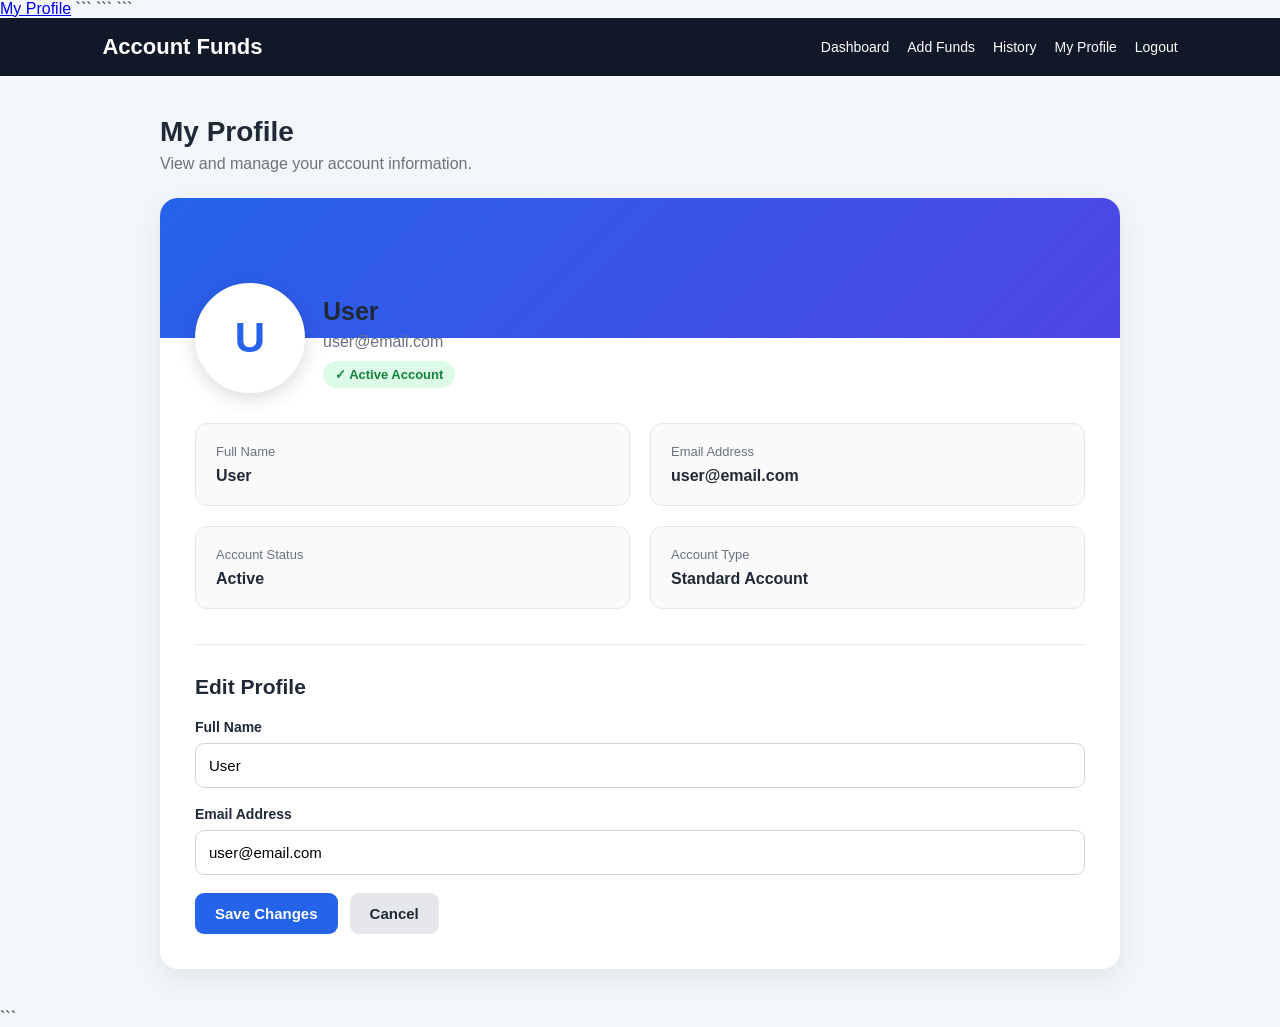
<file: profile.html>
<a href="./profile.html">My Profile</a>
<!DOCTYPE html>

<html lang="en">
<head>
    <meta charset="UTF-8">
    <meta name="viewport" content="width=device-width, initial-scale=1.0">
    <title>My Profile | Account Funds</title>

```
<style>
    * {
        margin: 0;
        padding: 0;
        box-sizing: border-box;
        font-family: Arial, sans-serif;
    }

    body {
        background: #f3f6fb;
        color: #1f2937;
    }

    /* NAVBAR */
    .navbar {
        background: #111827;
        color: #ffffff;
        padding: 16px 8%;
        display: flex;
        justify-content: space-between;
        align-items: center;
    }

    .logo {
        font-size: 22px;
        font-weight: 700;
    }

    .nav-links {
        display: flex;
        align-items: center;
        gap: 18px;
    }

    .nav-links a {
        color: white;
        text-decoration: none;
        font-size: 14px;
    }

    .nav-links a:hover {
        opacity: 0.8;
    }

    /* MAIN */
    .container {
        max-width: 1000px;
        margin: 40px auto;
        padding: 0 20px;
    }

    .page-heading {
        margin-bottom: 25px;
    }

    .page-heading h1 {
        font-size: 28px;
        margin-bottom: 7px;
    }

    .page-heading p {
        color: #6b7280;
    }

    /* PROFILE CARD */
    .profile-card {
        background: white;
        border-radius: 18px;
        overflow: hidden;
        box-shadow: 0 10px 30px rgba(0, 0, 0, 0.08);
    }

    .profile-banner {
        height: 140px;
        background: linear-gradient(135deg, #2563eb, #4f46e5);
    }

    .profile-content {
        padding: 0 35px 35px;
    }

    .profile-top {
        display: flex;
        align-items: flex-end;
        justify-content: space-between;
        margin-top: -55px;
        margin-bottom: 30px;
    }

    .profile-user {
        display: flex;
        align-items: flex-end;
        gap: 18px;
    }

    .avatar {
        width: 110px;
        height: 110px;
        border-radius: 50%;
        background: white;
        border: 5px solid white;
        box-shadow: 0 5px 20px rgba(0,0,0,0.15);
        display: flex;
        justify-content: center;
        align-items: center;
        font-size: 42px;
        font-weight: bold;
        color: #2563eb;
    }

    .user-info {
        padding-bottom: 5px;
    }

    .user-info h2 {
        font-size: 25px;
        margin-bottom: 7px;
    }

    .user-info p {
        color: #6b7280;
    }

    .status {
        display: inline-block;
        margin-top: 10px;
        padding: 6px 12px;
        border-radius: 20px;
        background: #dcfce7;
        color: #15803d;
        font-size: 13px;
        font-weight: bold;
    }

    /* GRID */
    .profile-grid {
        display: grid;
        grid-template-columns: 1fr 1fr;
        gap: 20px;
        margin-bottom: 35px;
    }

    .info-card {
        border: 1px solid #e5e7eb;
        border-radius: 12px;
        padding: 20px;
        background: #fafafa;
    }

    .info-label {
        font-size: 13px;
        color: #6b7280;
        margin-bottom: 8px;
    }

    .info-value {
        font-size: 16px;
        font-weight: 600;
        word-break: break-word;
    }

    /* EDIT SECTION */
    .edit-section {
        border-top: 1px solid #e5e7eb;
        padding-top: 30px;
    }

    .edit-section h3 {
        margin-bottom: 20px;
        font-size: 21px;
    }

    .form-group {
        margin-bottom: 18px;
    }

    .form-group label {
        display: block;
        font-size: 14px;
        font-weight: 600;
        margin-bottom: 8px;
    }

    .form-group input {
        width: 100%;
        padding: 13px;
        border: 1px solid #d1d5db;
        border-radius: 9px;
        font-size: 15px;
        outline: none;
    }

    .form-group input:focus {
        border-color: #2563eb;
    }

    .button-row {
        display: flex;
        gap: 12px;
        flex-wrap: wrap;
    }

    button {
        border: none;
        padding: 12px 20px;
        border-radius: 9px;
        font-size: 15px;
        font-weight: 600;
        cursor: pointer;
    }

    .save-btn {
        background: #2563eb;
        color: white;
    }

    .save-btn:hover {
        background: #1d4ed8;
    }

    .reset-btn {
        background: #e5e7eb;
        color: #1f2937;
    }

    .message {
        display: none;
        margin-top: 18px;
        padding: 13px;
        border-radius: 8px;
        background: #dcfce7;
        color: #166534;
        font-size: 14px;
    }

    /* RESPONSIVE */
    @media (max-width: 700px) {
        .navbar {
            flex-direction: column;
            gap: 14px;
            padding: 18px;
        }

        .nav-links {
            flex-wrap: wrap;
            justify-content: center;
        }

        .container {
            margin: 25px auto;
        }

        .profile-content {
            padding: 0 20px 25px;
        }

        .profile-top,
        .profile-user {
            flex-direction: column;
            align-items: center;
            text-align: center;
        }

        .profile-top {
            margin-top: -55px;
        }

        .user-info {
            padding-top: 10px;
        }

        .profile-grid {
            grid-template-columns: 1fr;
        }
    }
</style>
```

</head>

<body>

```
<nav class="navbar">
    <div class="logo">Account Funds</div>

    <div class="nav-links">
        <a href="./dashboard.html">Dashboard</a>
        <a href="./payment.html">Add Funds</a>
        <a href="./history.html">History</a>
        <a href="./profile.html">My Profile</a>
        <a href="./index.html">Logout</a>
    </div>
</nav>

<main class="container">

    <div class="page-heading">
        <h1>My Profile</h1>
        <p>View and manage your account information.</p>
    </div>

    <section class="profile-card">

        <div class="profile-banner"></div>

        <div class="profile-content">

            <div class="profile-top">

                <div class="profile-user">

                    <div class="avatar" id="avatar">
                        U
                    </div>

                    <div class="user-info">
                        <h2 id="profileName">User</h2>
                        <p id="profileEmail">user@email.com</p>

                        <span class="status">
                            ✓ Active Account
                        </span>
                    </div>

                </div>

            </div>

            <div class="profile-grid">

                <div class="info-card">
                    <div class="info-label">Full Name</div>
                    <div class="info-value" id="displayName">
                        User
                    </div>
                </div>

                <div class="info-card">
                    <div class="info-label">Email Address</div>
                    <div class="info-value" id="displayEmail">
                        user@email.com
                    </div>
                </div>

                <div class="info-card">
                    <div class="info-label">Account Status</div>
                    <div class="info-value">
                        Active
                    </div>
                </div>

                <div class="info-card">
                    <div class="info-label">Account Type</div>
                    <div class="info-value">
                        Standard Account
                    </div>
                </div>

            </div>

            <div class="edit-section">

                <h3>Edit Profile</h3>

                <form id="profileForm">

                    <div class="form-group">
                        <label for="name">
                            Full Name
                        </label>

                        <input
                            type="text"
                            id="name"
                            placeholder="Enter your full name"
                            required
                        >
                    </div>

                    <div class="form-group">
                        <label for="email">
                            Email Address
                        </label>

                        <input
                            type="email"
                            id="email"
                            placeholder="Enter your email address"
                            required
                        >
                    </div>

                    <div class="button-row">

                        <button
                            type="submit"
                            class="save-btn"
                        >
                            Save Changes
                        </button>

                        <button
                            type="button"
                            class="reset-btn"
                            onclick="resetProfile()"
                        >
                            Cancel
                        </button>

                    </div>

                </form>

                <div
                    class="message"
                    id="successMessage"
                >
                    ✓ Profile updated successfully.
                </div>

            </div>

        </div>

    </section>

</main>


<script>

    /*
    LOAD SAVED PROFILE
    */

    let savedName =
        localStorage.getItem("userName")
        || "User";


    let savedEmail =
        localStorage.getItem("userEmail")
        || "user@email.com";


    function loadProfile() {

        document.getElementById(
            "profileName"
        ).textContent =
            savedName;


        document.getElementById(
            "displayName"
        ).textContent =
            savedName;


        document.getElementById(
            "profileEmail"
        ).textContent =
            savedEmail;


        document.getElementById(
            "displayEmail"
        ).textContent =
            savedEmail;


        document.getElementById(
            "name"
        ).value =
            savedName;


        document.getElementById(
            "email"
        ).value =
            savedEmail;


        document.getElementById(
            "avatar"
        ).textContent =
            savedName
                .charAt(0)
                .toUpperCase();

    }


    /*
    SAVE PROFILE
    */

    document
        .getElementById(
            "profileForm"
        )
        .addEventListener(
            "submit",
            function(event) {

                event.preventDefault();


                const newName =
                    document
                        .getElementById("name")
                        .value
                        .trim();


                const newEmail =
                    document
                        .getElementById("email")
                        .value
                        .trim();


                if (!newName || !newEmail) {

                    alert(
                        "Please fill in all fields."
                    );

                    return;

                }


                localStorage.setItem(
                    "userName",
                    newName
                );


                localStorage.setItem(
                    "userEmail",
                    newEmail
                );


                savedName =
                    newName;


                savedEmail =
                    newEmail;


                loadProfile();


                const message =
                    document.getElementById(
                        "successMessage"
                    );


                message.style.display =
                    "block";


                setTimeout(
                    function() {

                        message.style.display =
                            "none";

                    },
                    3000
                );

            }
        );


    /*
    RESET FORM
    */

    function resetProfile() {

        document.getElementById(
            "name"
        ).value =
            savedName;


        document.getElementById(
            "email"
        ).value =
            savedEmail;

    }


    /*
    INITIAL LOAD
    */

    loadProfile();

</script>
```

</body>
</html>
</file>
